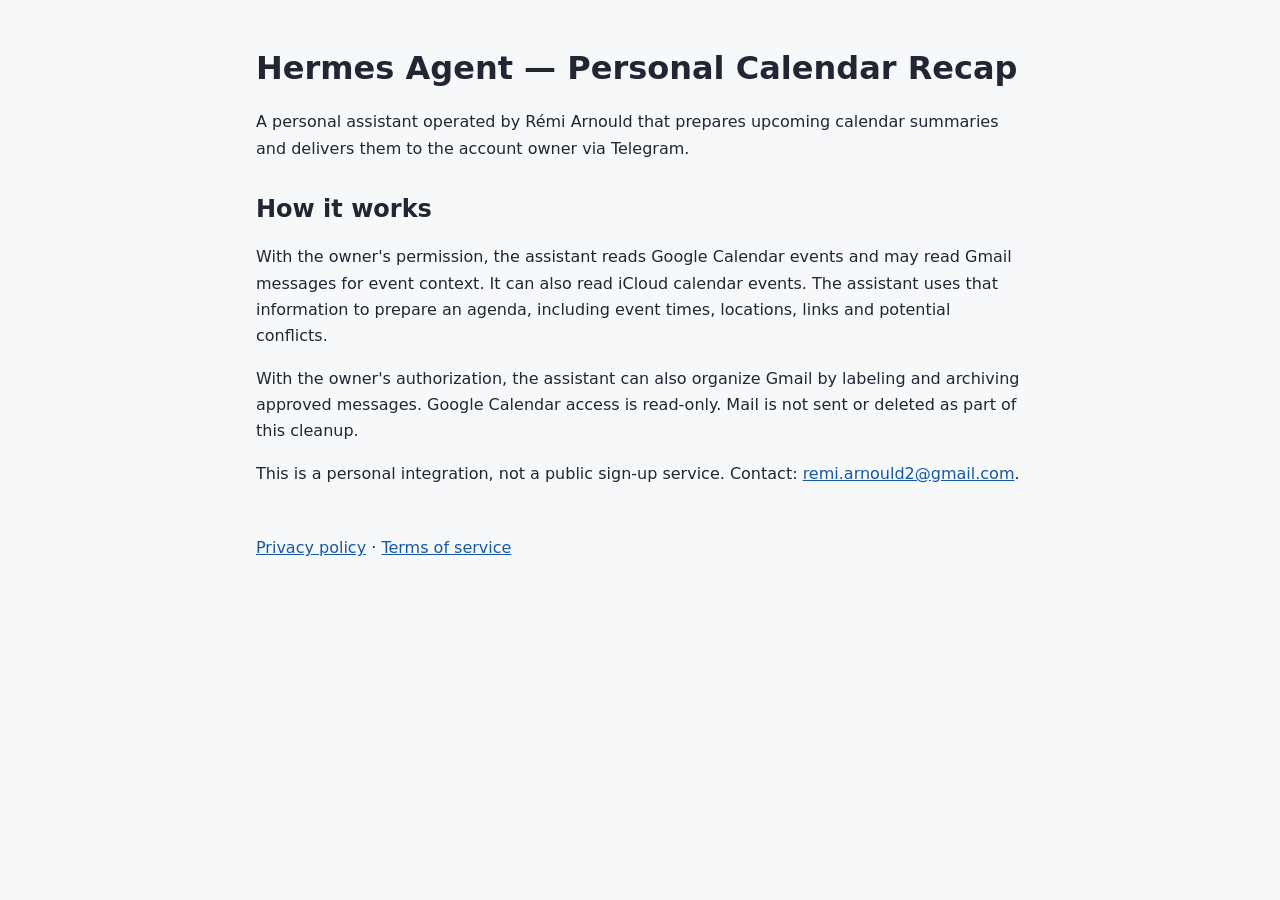
<file: index.html>
<!doctype html>
<html lang="en">
<head><meta charset="utf-8"><meta name="viewport" content="width=device-width, initial-scale=1"><title>Hermes Agent — Personal Calendar Recap</title><link rel="stylesheet" href="style.css"></head>
<body><main>
<h1>Hermes Agent — Personal Calendar Recap</h1>
<p>A personal assistant operated by Rémi Arnould that prepares upcoming calendar summaries and delivers them to the account owner via Telegram.</p>
<h2>How it works</h2>
<p>With the owner's permission, the assistant reads Google Calendar events and may read Gmail messages for event context. It can also read iCloud calendar events. The assistant uses that information to prepare an agenda, including event times, locations, links and potential conflicts.</p>
<p>With the owner's authorization, the assistant can also organize Gmail by labeling and archiving approved messages. Google Calendar access is read-only. Mail is not sent or deleted as part of this cleanup.</p>
<p>This is a personal integration, not a public sign-up service. Contact: <a href="mailto:remi.arnould2@gmail.com">remi.arnould2@gmail.com</a>.</p>
<nav aria-label="Legal information"><a href="privacy-policy.html">Privacy policy</a> · <a href="terms-of-service.html">Terms of service</a></nav>
</main></body></html>
</file>
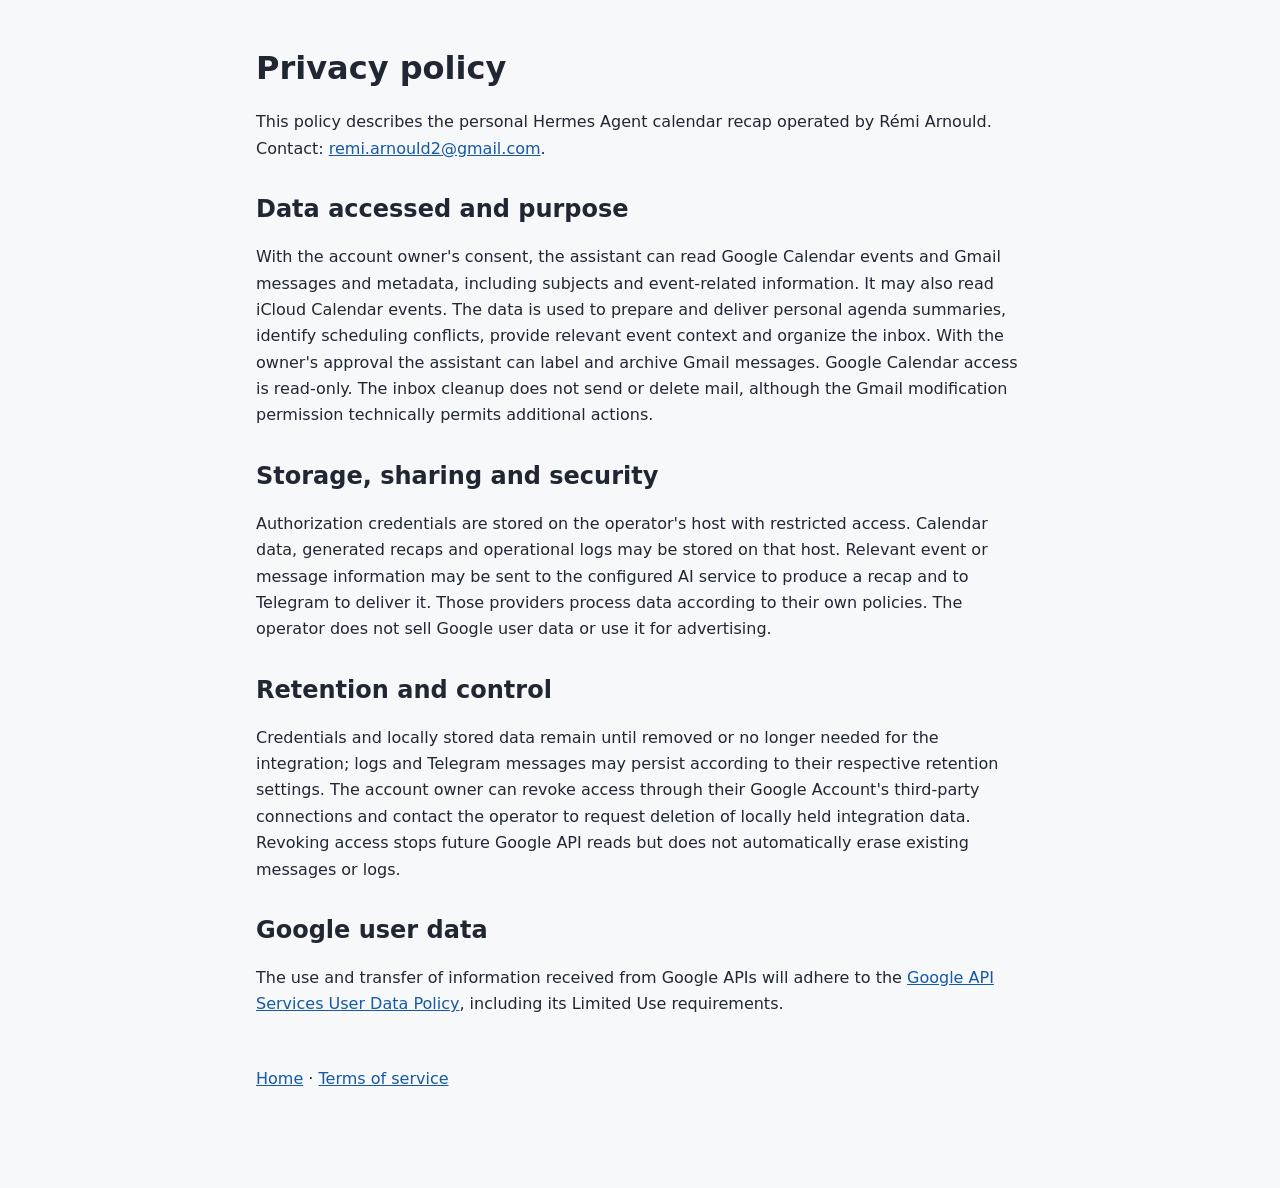
<file: privacy-policy.html>
<!doctype html>
<html lang="en">
<head><meta charset="utf-8"><meta name="viewport" content="width=device-width, initial-scale=1"><title>Privacy Policy — Hermes Agent Calendar Recap</title><link rel="stylesheet" href="style.css"></head>
<body><main>
<h1>Privacy policy</h1>
<p>This policy describes the personal Hermes Agent calendar recap operated by Rémi Arnould. Contact: <a href="mailto:remi.arnould2@gmail.com">remi.arnould2@gmail.com</a>.</p>
<h2>Data accessed and purpose</h2>
<p>With the account owner's consent, the assistant can read Google Calendar events and Gmail messages and metadata, including subjects and event-related information. It may also read iCloud Calendar events. The data is used to prepare and deliver personal agenda summaries, identify scheduling conflicts, provide relevant event context and organize the inbox. With the owner's approval the assistant can label and archive Gmail messages. Google Calendar access is read-only. The inbox cleanup does not send or delete mail, although the Gmail modification permission technically permits additional actions.</p>
<h2>Storage, sharing and security</h2>
<p>Authorization credentials are stored on the operator's host with restricted access. Calendar data, generated recaps and operational logs may be stored on that host. Relevant event or message information may be sent to the configured AI service to produce a recap and to Telegram to deliver it. Those providers process data according to their own policies. The operator does not sell Google user data or use it for advertising.</p>
<h2>Retention and control</h2>
<p>Credentials and locally stored data remain until removed or no longer needed for the integration; logs and Telegram messages may persist according to their respective retention settings. The account owner can revoke access through their Google Account's third-party connections and contact the operator to request deletion of locally held integration data. Revoking access stops future Google API reads but does not automatically erase existing messages or logs.</p>
<h2>Google user data</h2>
<p>The use and transfer of information received from Google APIs will adhere to the <a href="https://developers.google.com/terms/api-services-user-data-policy">Google API Services User Data Policy</a>, including its Limited Use requirements.</p>
<nav aria-label="Legal information"><a href="index.html">Home</a> · <a href="terms-of-service.html">Terms of service</a></nav>
</main></body></html>
</file>
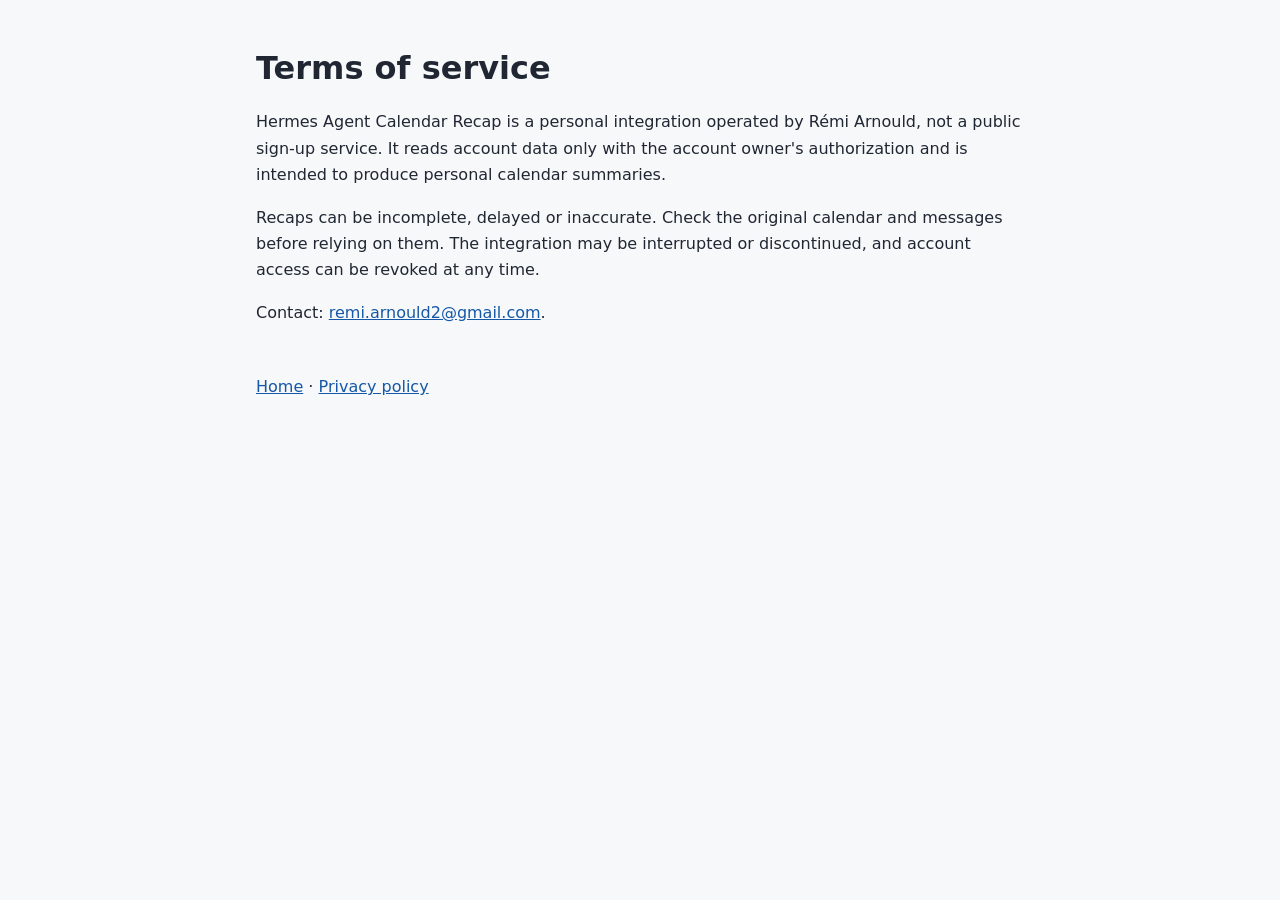
<file: terms-of-service.html>
<!doctype html>
<html lang="en">
<head><meta charset="utf-8"><meta name="viewport" content="width=device-width, initial-scale=1"><title>Terms of Service — Hermes Agent Calendar Recap</title><link rel="stylesheet" href="style.css"></head>
<body><main>
<h1>Terms of service</h1>
<p>Hermes Agent Calendar Recap is a personal integration operated by Rémi Arnould, not a public sign-up service. It reads account data only with the account owner's authorization and is intended to produce personal calendar summaries.</p>
<p>Recaps can be incomplete, delayed or inaccurate. Check the original calendar and messages before relying on them. The integration may be interrupted or discontinued, and account access can be revoked at any time.</p>
<p>Contact: <a href="mailto:remi.arnould2@gmail.com">remi.arnould2@gmail.com</a>.</p>
<nav aria-label="Legal information"><a href="index.html">Home</a> · <a href="privacy-policy.html">Privacy policy</a></nav>
</main></body></html>
</file>
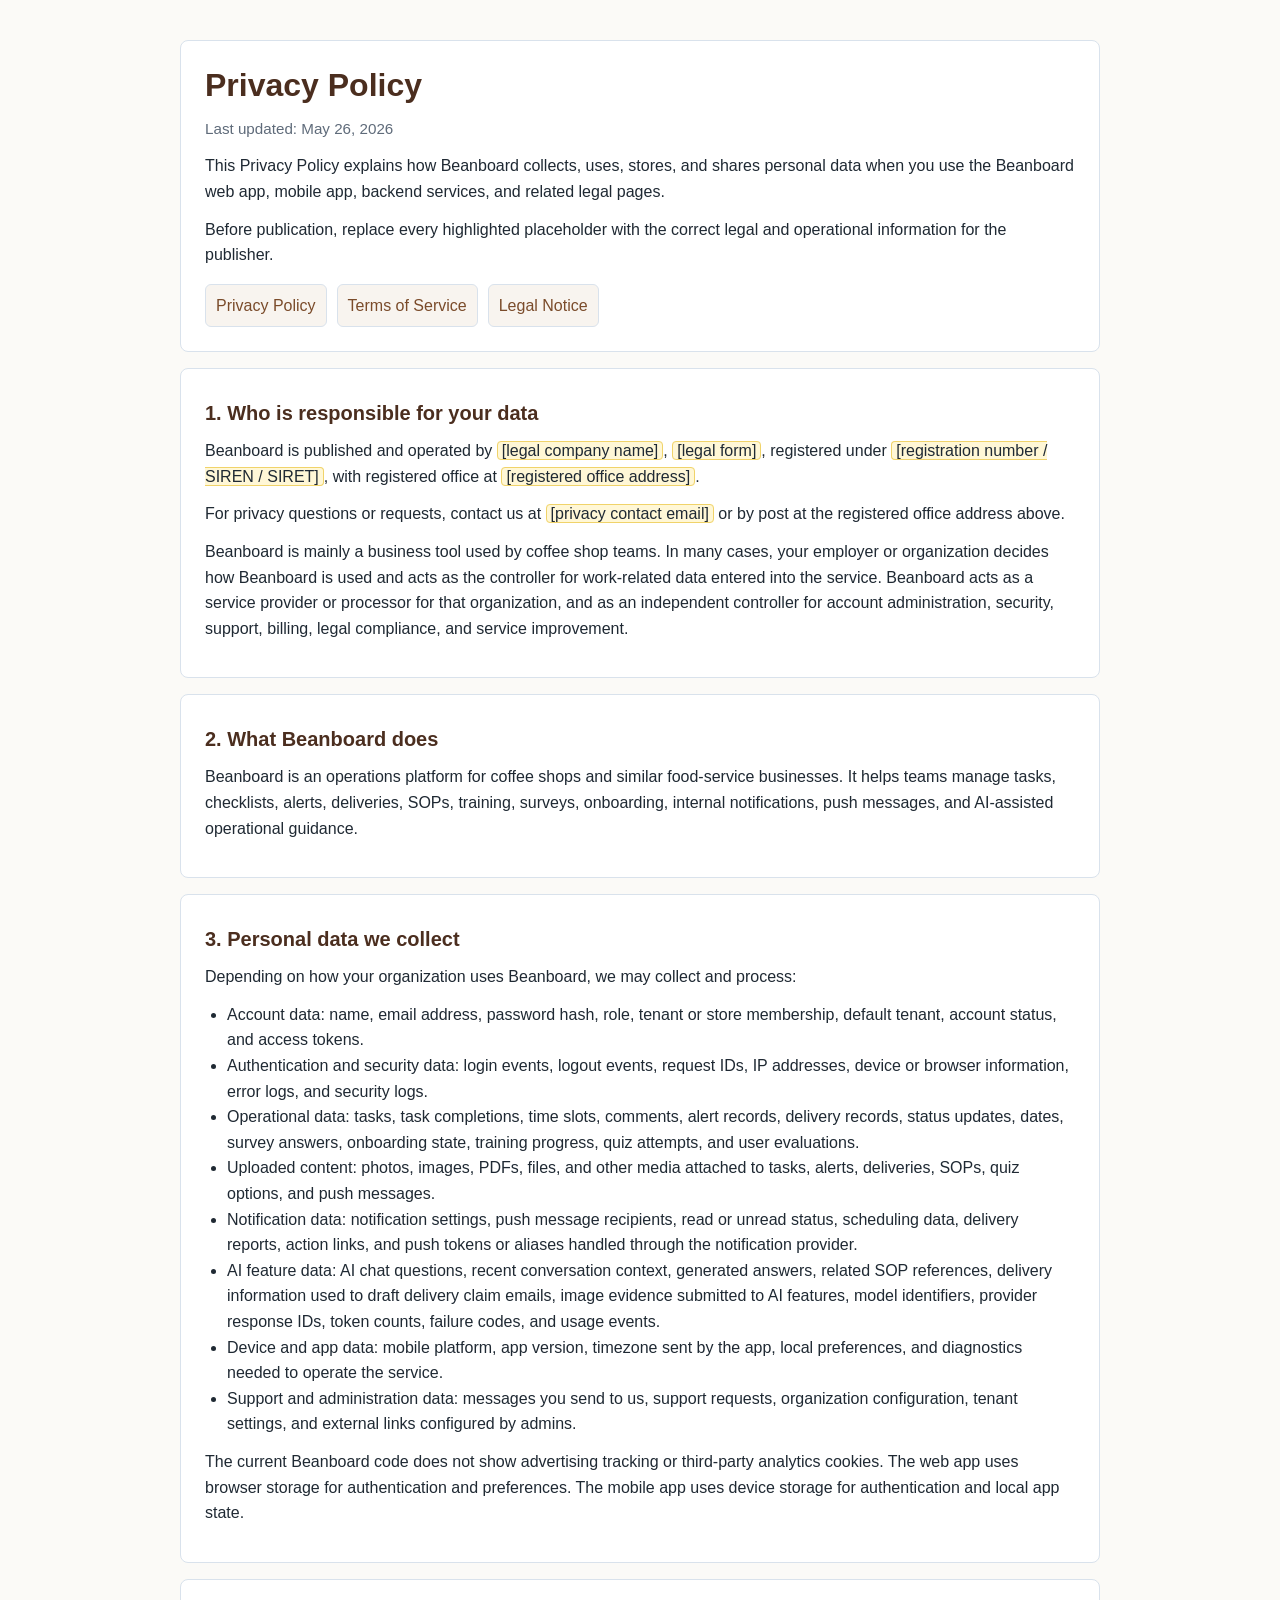
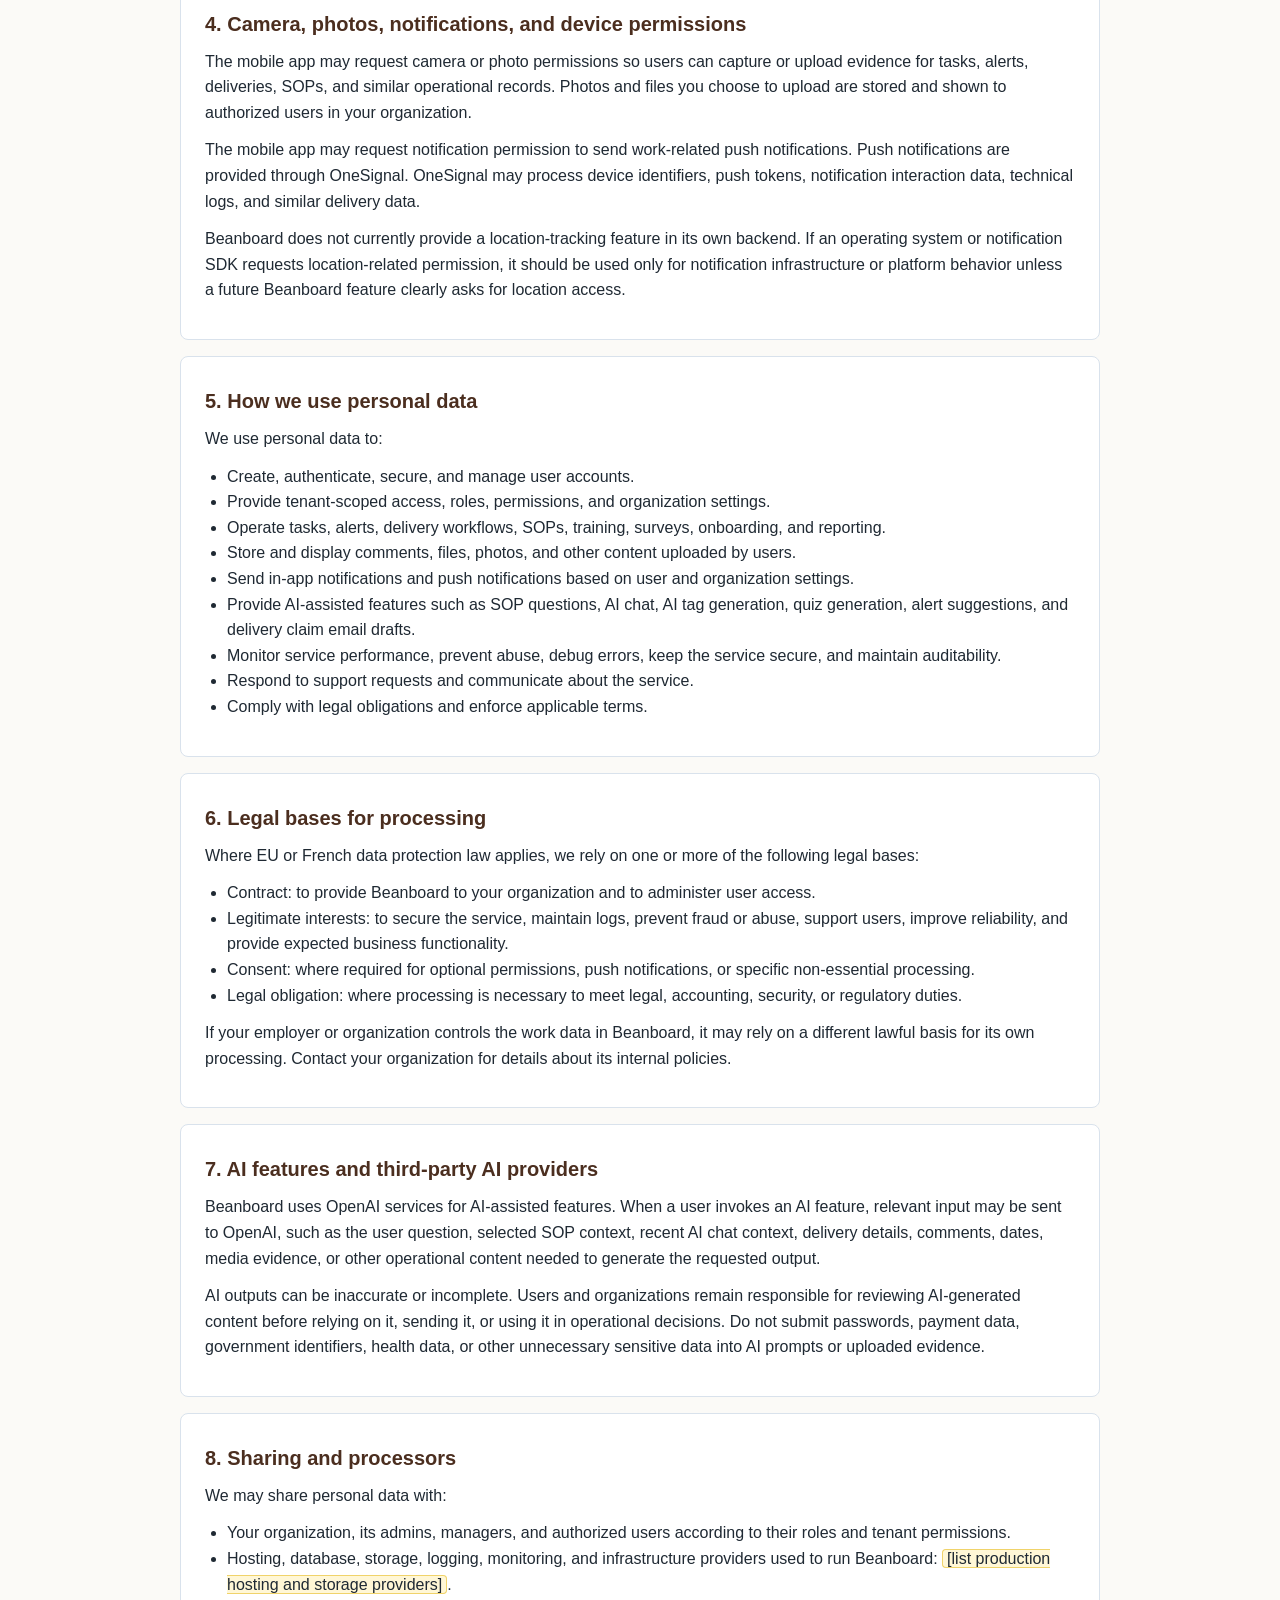
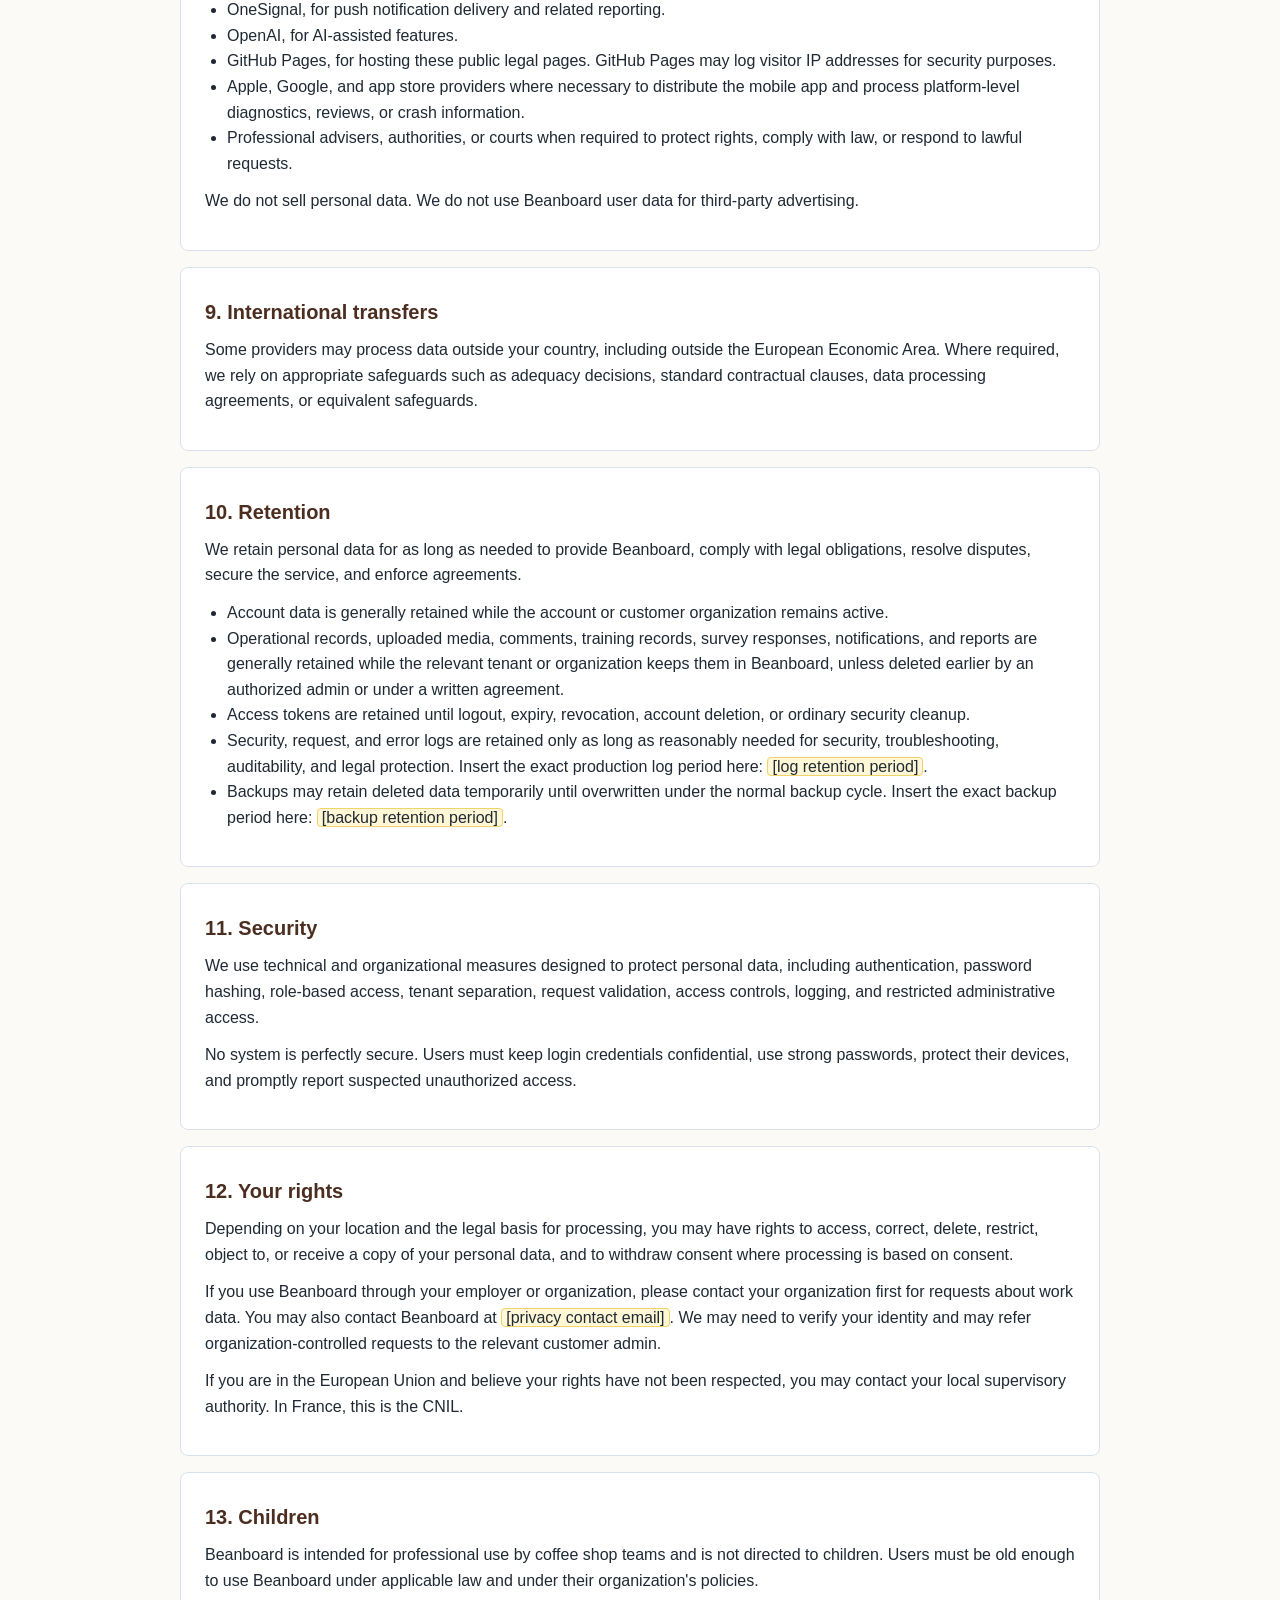
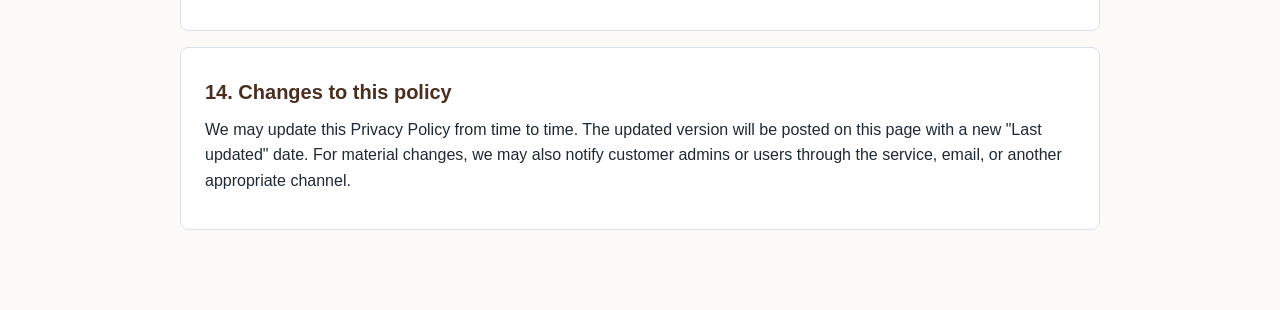
<file: beanboard/privacy.html>
<!doctype html>
<html lang="en">
<head>
  <meta charset="utf-8">
  <meta name="viewport" content="width=device-width, initial-scale=1">
  <title>Beanboard Privacy Policy</title>
  <style>
    :root {
      color-scheme: light;
      --text: #1f2933;
      --muted: #5f6b7a;
      --line: #d9e2ec;
      --accent: #4b2e1f;
      --bg: #fbfaf7;
      --panel: #ffffff;
    }

    body {
      margin: 0;
      background: var(--bg);
      color: var(--text);
      font-family: Arial, Helvetica, sans-serif;
      line-height: 1.6;
    }

    main {
      max-width: 920px;
      margin: 0 auto;
      padding: 40px 20px 64px;
    }

    header, section {
      background: var(--panel);
      border: 1px solid var(--line);
      border-radius: 8px;
      padding: 24px;
      margin-bottom: 16px;
    }

    h1, h2 {
      color: var(--accent);
      line-height: 1.25;
      margin: 0 0 12px;
    }

    h1 {
      font-size: 2rem;
    }

    h2 {
      font-size: 1.25rem;
      margin-top: 8px;
    }

    p, ul {
      margin: 0 0 12px;
    }

    ul {
      padding-left: 22px;
    }

    a {
      color: #7a4b2a;
    }

    nav {
      margin-top: 16px;
      display: flex;
      flex-wrap: wrap;
      gap: 10px;
    }

    nav a {
      border: 1px solid var(--line);
      border-radius: 6px;
      padding: 8px 10px;
      text-decoration: none;
      background: #f8f4ef;
    }

    .meta {
      color: var(--muted);
      font-size: 0.95rem;
    }

    .placeholder {
      background: #fff7d6;
      border: 1px solid #f0d36a;
      border-radius: 4px;
      padding: 0 4px;
    }
  </style>
</head>
<body>
  <main>
    <header>
      <h1>Privacy Policy</h1>
      <p class="meta">Last updated: May 26, 2026</p>
      <p>
        This Privacy Policy explains how Beanboard collects, uses, stores, and shares personal data when you use the Beanboard web app, mobile app, backend services, and related legal pages.
      </p>
      <p>
        Before publication, replace every highlighted placeholder with the correct legal and operational information for the publisher.
      </p>
      <nav aria-label="Legal documents">
        <a href="privacy-policy.html">Privacy Policy</a>
        <a href="terms-of-service.html">Terms of Service</a>
        <a href="legal-notice.html">Legal Notice</a>
      </nav>
    </header>

    <section>
      <h2>1. Who is responsible for your data</h2>
      <p>
        Beanboard is published and operated by <span class="placeholder">[legal company name]</span>, <span class="placeholder">[legal form]</span>, registered under <span class="placeholder">[registration number / SIREN / SIRET]</span>, with registered office at <span class="placeholder">[registered office address]</span>.
      </p>
      <p>
        For privacy questions or requests, contact us at <span class="placeholder">[privacy contact email]</span> or by post at the registered office address above.
      </p>
      <p>
        Beanboard is mainly a business tool used by coffee shop teams. In many cases, your employer or organization decides how Beanboard is used and acts as the controller for work-related data entered into the service. Beanboard acts as a service provider or processor for that organization, and as an independent controller for account administration, security, support, billing, legal compliance, and service improvement.
      </p>
    </section>

    <section>
      <h2>2. What Beanboard does</h2>
      <p>
        Beanboard is an operations platform for coffee shops and similar food-service businesses. It helps teams manage tasks, checklists, alerts, deliveries, SOPs, training, surveys, onboarding, internal notifications, push messages, and AI-assisted operational guidance.
      </p>
    </section>

    <section>
      <h2>3. Personal data we collect</h2>
      <p>Depending on how your organization uses Beanboard, we may collect and process:</p>
      <ul>
        <li>Account data: name, email address, password hash, role, tenant or store membership, default tenant, account status, and access tokens.</li>
        <li>Authentication and security data: login events, logout events, request IDs, IP addresses, device or browser information, error logs, and security logs.</li>
        <li>Operational data: tasks, task completions, time slots, comments, alert records, delivery records, status updates, dates, survey answers, onboarding state, training progress, quiz attempts, and user evaluations.</li>
        <li>Uploaded content: photos, images, PDFs, files, and other media attached to tasks, alerts, deliveries, SOPs, quiz options, and push messages.</li>
        <li>Notification data: notification settings, push message recipients, read or unread status, scheduling data, delivery reports, action links, and push tokens or aliases handled through the notification provider.</li>
        <li>AI feature data: AI chat questions, recent conversation context, generated answers, related SOP references, delivery information used to draft delivery claim emails, image evidence submitted to AI features, model identifiers, provider response IDs, token counts, failure codes, and usage events.</li>
        <li>Device and app data: mobile platform, app version, timezone sent by the app, local preferences, and diagnostics needed to operate the service.</li>
        <li>Support and administration data: messages you send to us, support requests, organization configuration, tenant settings, and external links configured by admins.</li>
      </ul>
      <p>
        The current Beanboard code does not show advertising tracking or third-party analytics cookies. The web app uses browser storage for authentication and preferences. The mobile app uses device storage for authentication and local app state.
      </p>
    </section>

    <section>
      <h2>4. Camera, photos, notifications, and device permissions</h2>
      <p>
        The mobile app may request camera or photo permissions so users can capture or upload evidence for tasks, alerts, deliveries, SOPs, and similar operational records. Photos and files you choose to upload are stored and shown to authorized users in your organization.
      </p>
      <p>
        The mobile app may request notification permission to send work-related push notifications. Push notifications are provided through OneSignal. OneSignal may process device identifiers, push tokens, notification interaction data, technical logs, and similar delivery data.
      </p>
      <p>
        Beanboard does not currently provide a location-tracking feature in its own backend. If an operating system or notification SDK requests location-related permission, it should be used only for notification infrastructure or platform behavior unless a future Beanboard feature clearly asks for location access.
      </p>
    </section>

    <section>
      <h2>5. How we use personal data</h2>
      <p>We use personal data to:</p>
      <ul>
        <li>Create, authenticate, secure, and manage user accounts.</li>
        <li>Provide tenant-scoped access, roles, permissions, and organization settings.</li>
        <li>Operate tasks, alerts, delivery workflows, SOPs, training, surveys, onboarding, and reporting.</li>
        <li>Store and display comments, files, photos, and other content uploaded by users.</li>
        <li>Send in-app notifications and push notifications based on user and organization settings.</li>
        <li>Provide AI-assisted features such as SOP questions, AI chat, AI tag generation, quiz generation, alert suggestions, and delivery claim email drafts.</li>
        <li>Monitor service performance, prevent abuse, debug errors, keep the service secure, and maintain auditability.</li>
        <li>Respond to support requests and communicate about the service.</li>
        <li>Comply with legal obligations and enforce applicable terms.</li>
      </ul>
    </section>

    <section>
      <h2>6. Legal bases for processing</h2>
      <p>
        Where EU or French data protection law applies, we rely on one or more of the following legal bases:
      </p>
      <ul>
        <li>Contract: to provide Beanboard to your organization and to administer user access.</li>
        <li>Legitimate interests: to secure the service, maintain logs, prevent fraud or abuse, support users, improve reliability, and provide expected business functionality.</li>
        <li>Consent: where required for optional permissions, push notifications, or specific non-essential processing.</li>
        <li>Legal obligation: where processing is necessary to meet legal, accounting, security, or regulatory duties.</li>
      </ul>
      <p>
        If your employer or organization controls the work data in Beanboard, it may rely on a different lawful basis for its own processing. Contact your organization for details about its internal policies.
      </p>
    </section>

    <section>
      <h2>7. AI features and third-party AI providers</h2>
      <p>
        Beanboard uses OpenAI services for AI-assisted features. When a user invokes an AI feature, relevant input may be sent to OpenAI, such as the user question, selected SOP context, recent AI chat context, delivery details, comments, dates, media evidence, or other operational content needed to generate the requested output.
      </p>
      <p>
        AI outputs can be inaccurate or incomplete. Users and organizations remain responsible for reviewing AI-generated content before relying on it, sending it, or using it in operational decisions. Do not submit passwords, payment data, government identifiers, health data, or other unnecessary sensitive data into AI prompts or uploaded evidence.
      </p>
    </section>

    <section>
      <h2>8. Sharing and processors</h2>
      <p>We may share personal data with:</p>
      <ul>
        <li>Your organization, its admins, managers, and authorized users according to their roles and tenant permissions.</li>
        <li>Hosting, database, storage, logging, monitoring, and infrastructure providers used to run Beanboard: <span class="placeholder">[list production hosting and storage providers]</span>.</li>
        <li>OneSignal, for push notification delivery and related reporting.</li>
        <li>OpenAI, for AI-assisted features.</li>
        <li>GitHub Pages, for hosting these public legal pages. GitHub Pages may log visitor IP addresses for security purposes.</li>
        <li>Apple, Google, and app store providers where necessary to distribute the mobile app and process platform-level diagnostics, reviews, or crash information.</li>
        <li>Professional advisers, authorities, or courts when required to protect rights, comply with law, or respond to lawful requests.</li>
      </ul>
      <p>
        We do not sell personal data. We do not use Beanboard user data for third-party advertising.
      </p>
    </section>

    <section>
      <h2>9. International transfers</h2>
      <p>
        Some providers may process data outside your country, including outside the European Economic Area. Where required, we rely on appropriate safeguards such as adequacy decisions, standard contractual clauses, data processing agreements, or equivalent safeguards.
      </p>
    </section>

    <section>
      <h2>10. Retention</h2>
      <p>
        We retain personal data for as long as needed to provide Beanboard, comply with legal obligations, resolve disputes, secure the service, and enforce agreements.
      </p>
      <ul>
        <li>Account data is generally retained while the account or customer organization remains active.</li>
        <li>Operational records, uploaded media, comments, training records, survey responses, notifications, and reports are generally retained while the relevant tenant or organization keeps them in Beanboard, unless deleted earlier by an authorized admin or under a written agreement.</li>
        <li>Access tokens are retained until logout, expiry, revocation, account deletion, or ordinary security cleanup.</li>
        <li>Security, request, and error logs are retained only as long as reasonably needed for security, troubleshooting, auditability, and legal protection. Insert the exact production log period here: <span class="placeholder">[log retention period]</span>.</li>
        <li>Backups may retain deleted data temporarily until overwritten under the normal backup cycle. Insert the exact backup period here: <span class="placeholder">[backup retention period]</span>.</li>
      </ul>
    </section>

    <section>
      <h2>11. Security</h2>
      <p>
        We use technical and organizational measures designed to protect personal data, including authentication, password hashing, role-based access, tenant separation, request validation, access controls, logging, and restricted administrative access.
      </p>
      <p>
        No system is perfectly secure. Users must keep login credentials confidential, use strong passwords, protect their devices, and promptly report suspected unauthorized access.
      </p>
    </section>

    <section>
      <h2>12. Your rights</h2>
      <p>
        Depending on your location and the legal basis for processing, you may have rights to access, correct, delete, restrict, object to, or receive a copy of your personal data, and to withdraw consent where processing is based on consent.
      </p>
      <p>
        If you use Beanboard through your employer or organization, please contact your organization first for requests about work data. You may also contact Beanboard at <span class="placeholder">[privacy contact email]</span>. We may need to verify your identity and may refer organization-controlled requests to the relevant customer admin.
      </p>
      <p>
        If you are in the European Union and believe your rights have not been respected, you may contact your local supervisory authority. In France, this is the CNIL.
      </p>
    </section>

    <section>
      <h2>13. Children</h2>
      <p>
        Beanboard is intended for professional use by coffee shop teams and is not directed to children. Users must be old enough to use Beanboard under applicable law and under their organization's policies.
      </p>
    </section>

    <section>
      <h2>14. Changes to this policy</h2>
      <p>
        We may update this Privacy Policy from time to time. The updated version will be posted on this page with a new "Last updated" date. For material changes, we may also notify customer admins or users through the service, email, or another appropriate channel.
      </p>
    </section>
  </main>
</body>
</html>
</file>
<file: style.css>
body { margin: 0; font: 1rem/1.65 system-ui, sans-serif; color: #202733; background: #f6f8fa; }
main { max-width: 48rem; margin: 3rem auto; padding: 0 1.25rem 3rem; }
h1, h2 { line-height: 1.25; }
h2 { margin-top: 2rem; }
a { color: #1558a6; }
a:focus-visible { outline: 2px solid currentColor; outline-offset: 3px; }
nav { margin-top: 3rem; }
</file>
